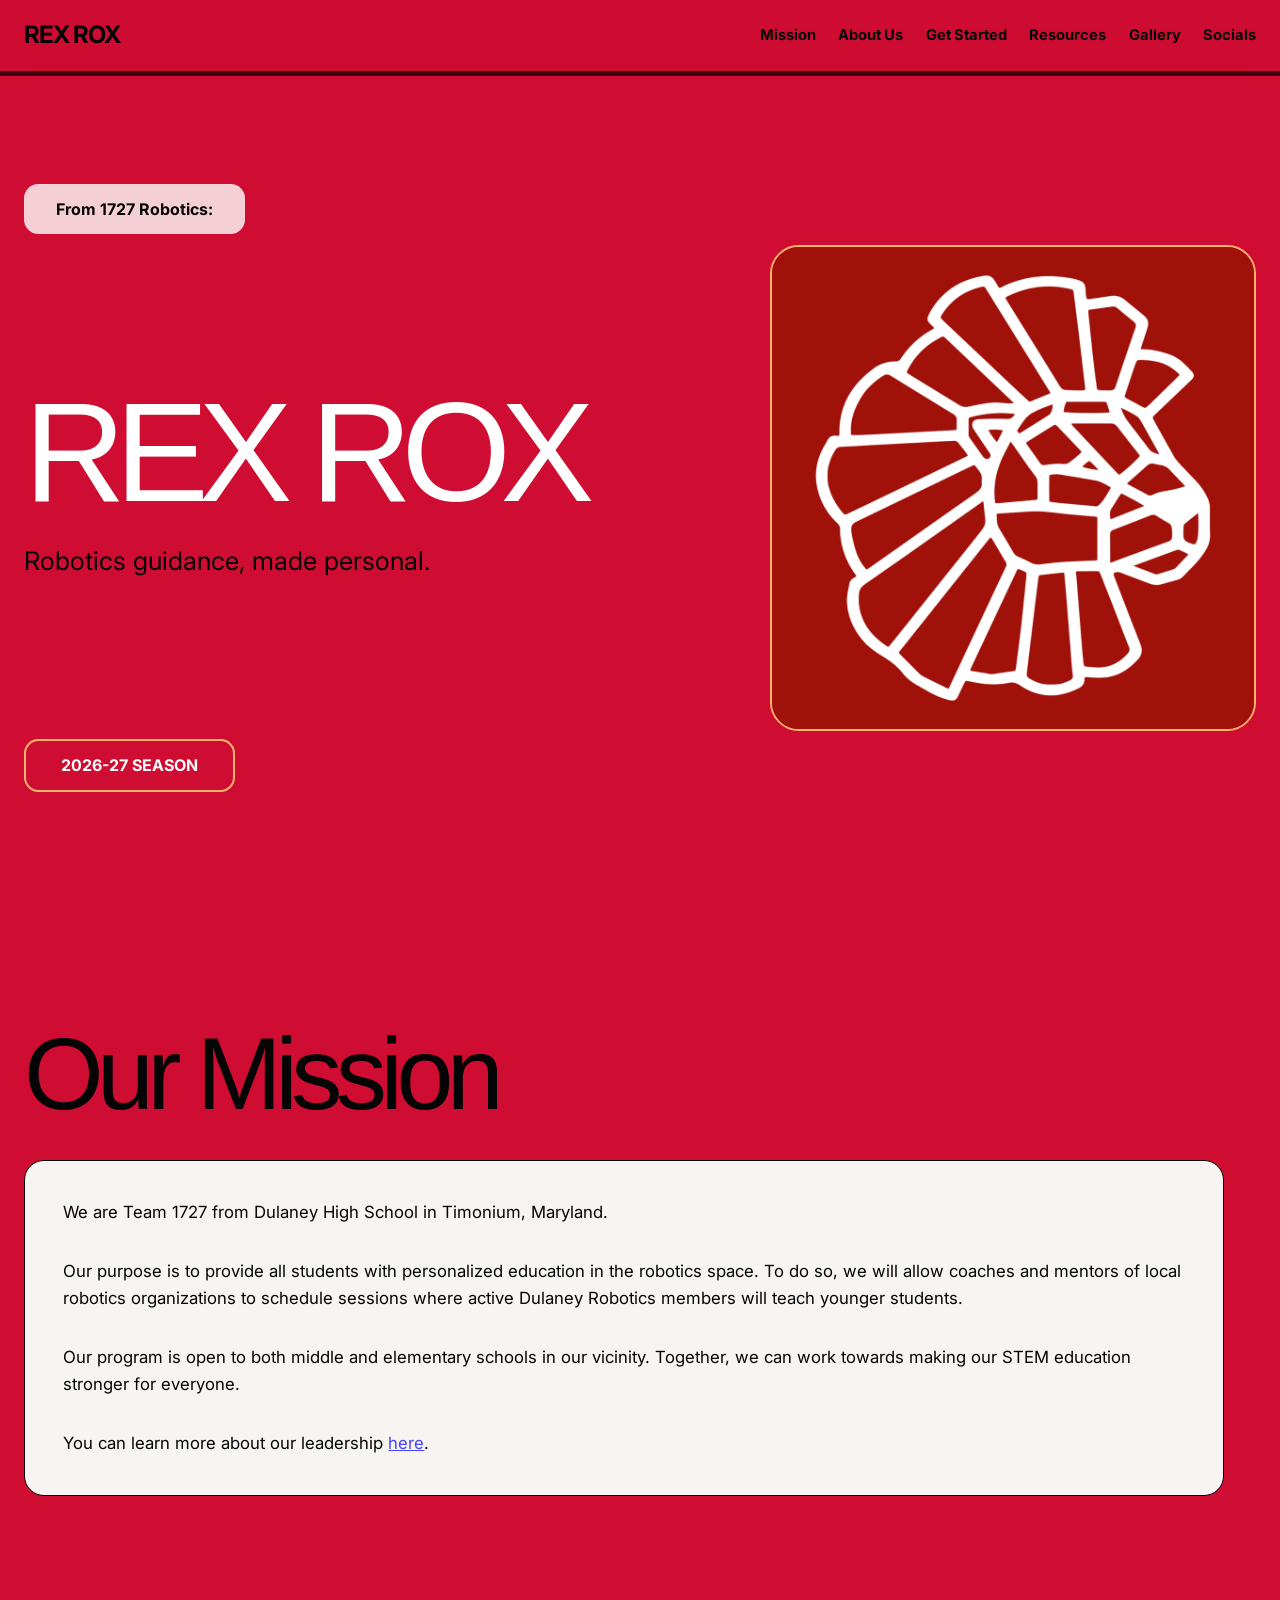
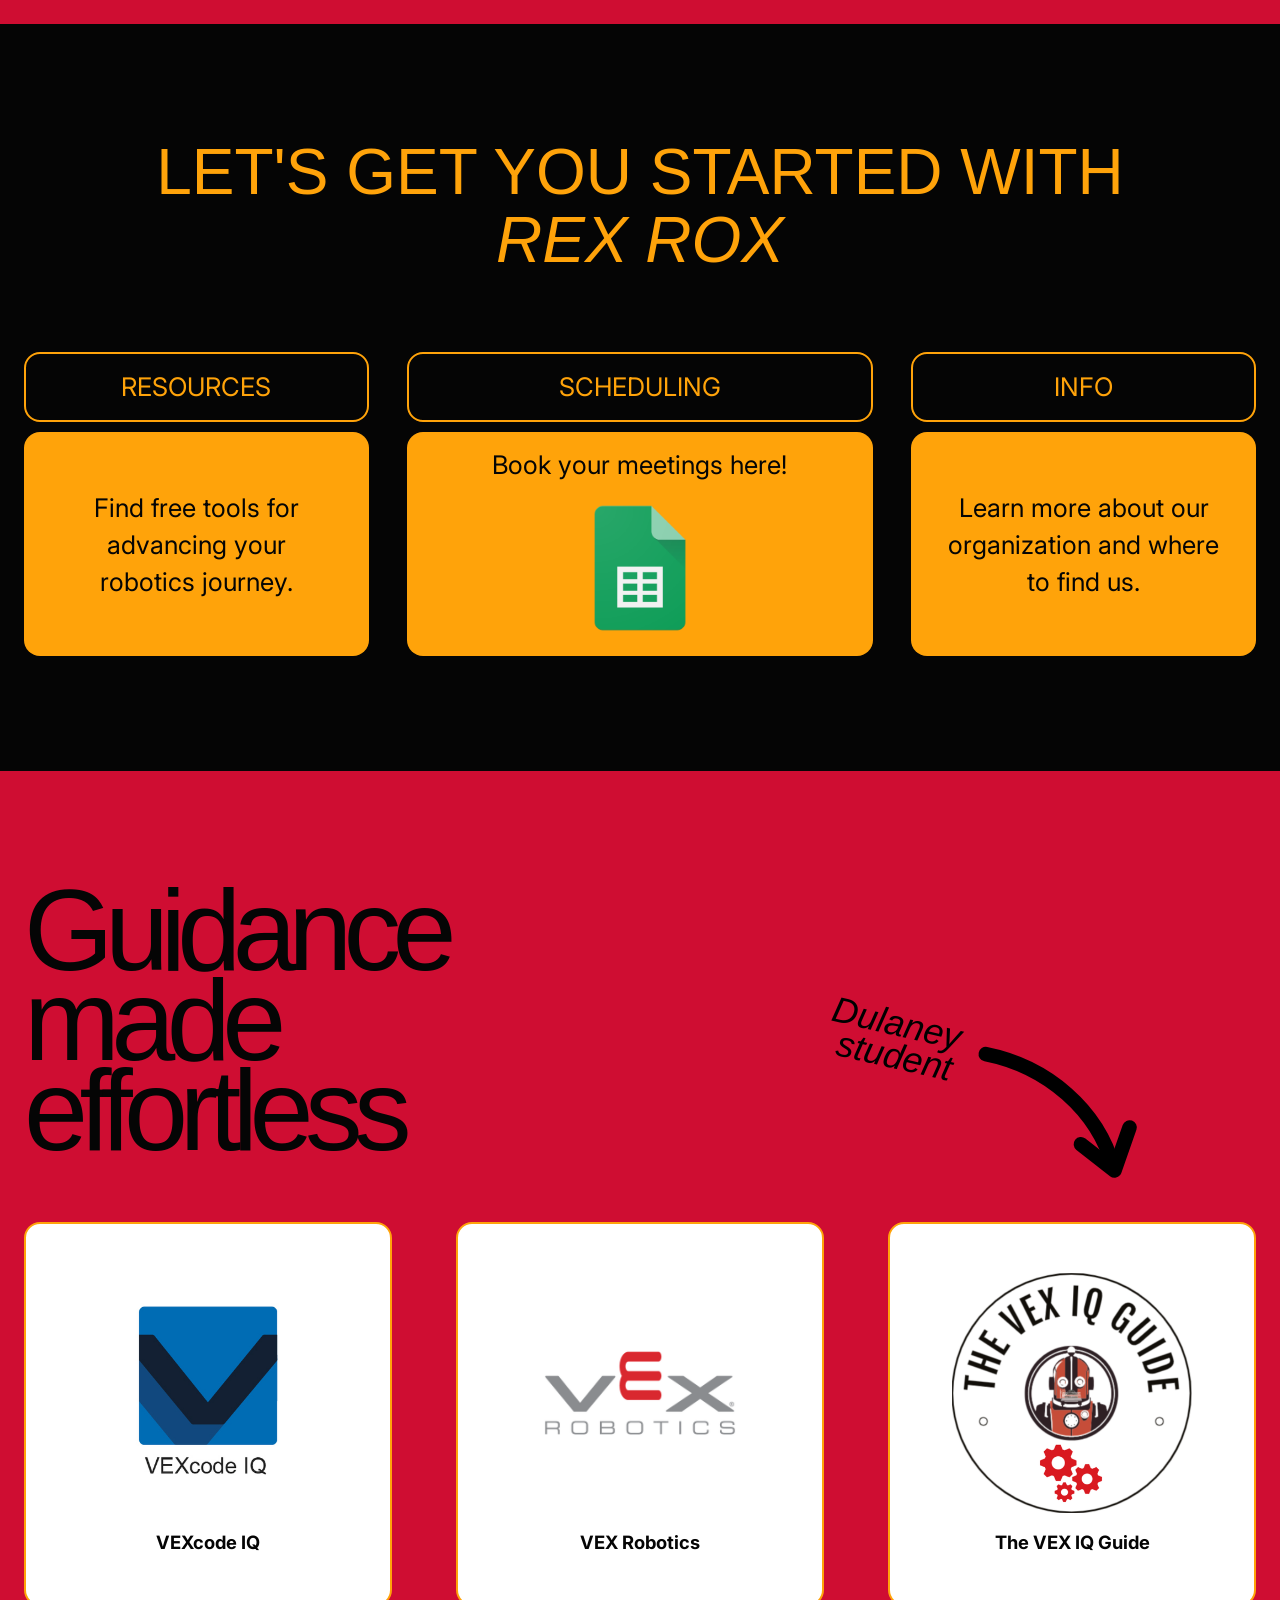
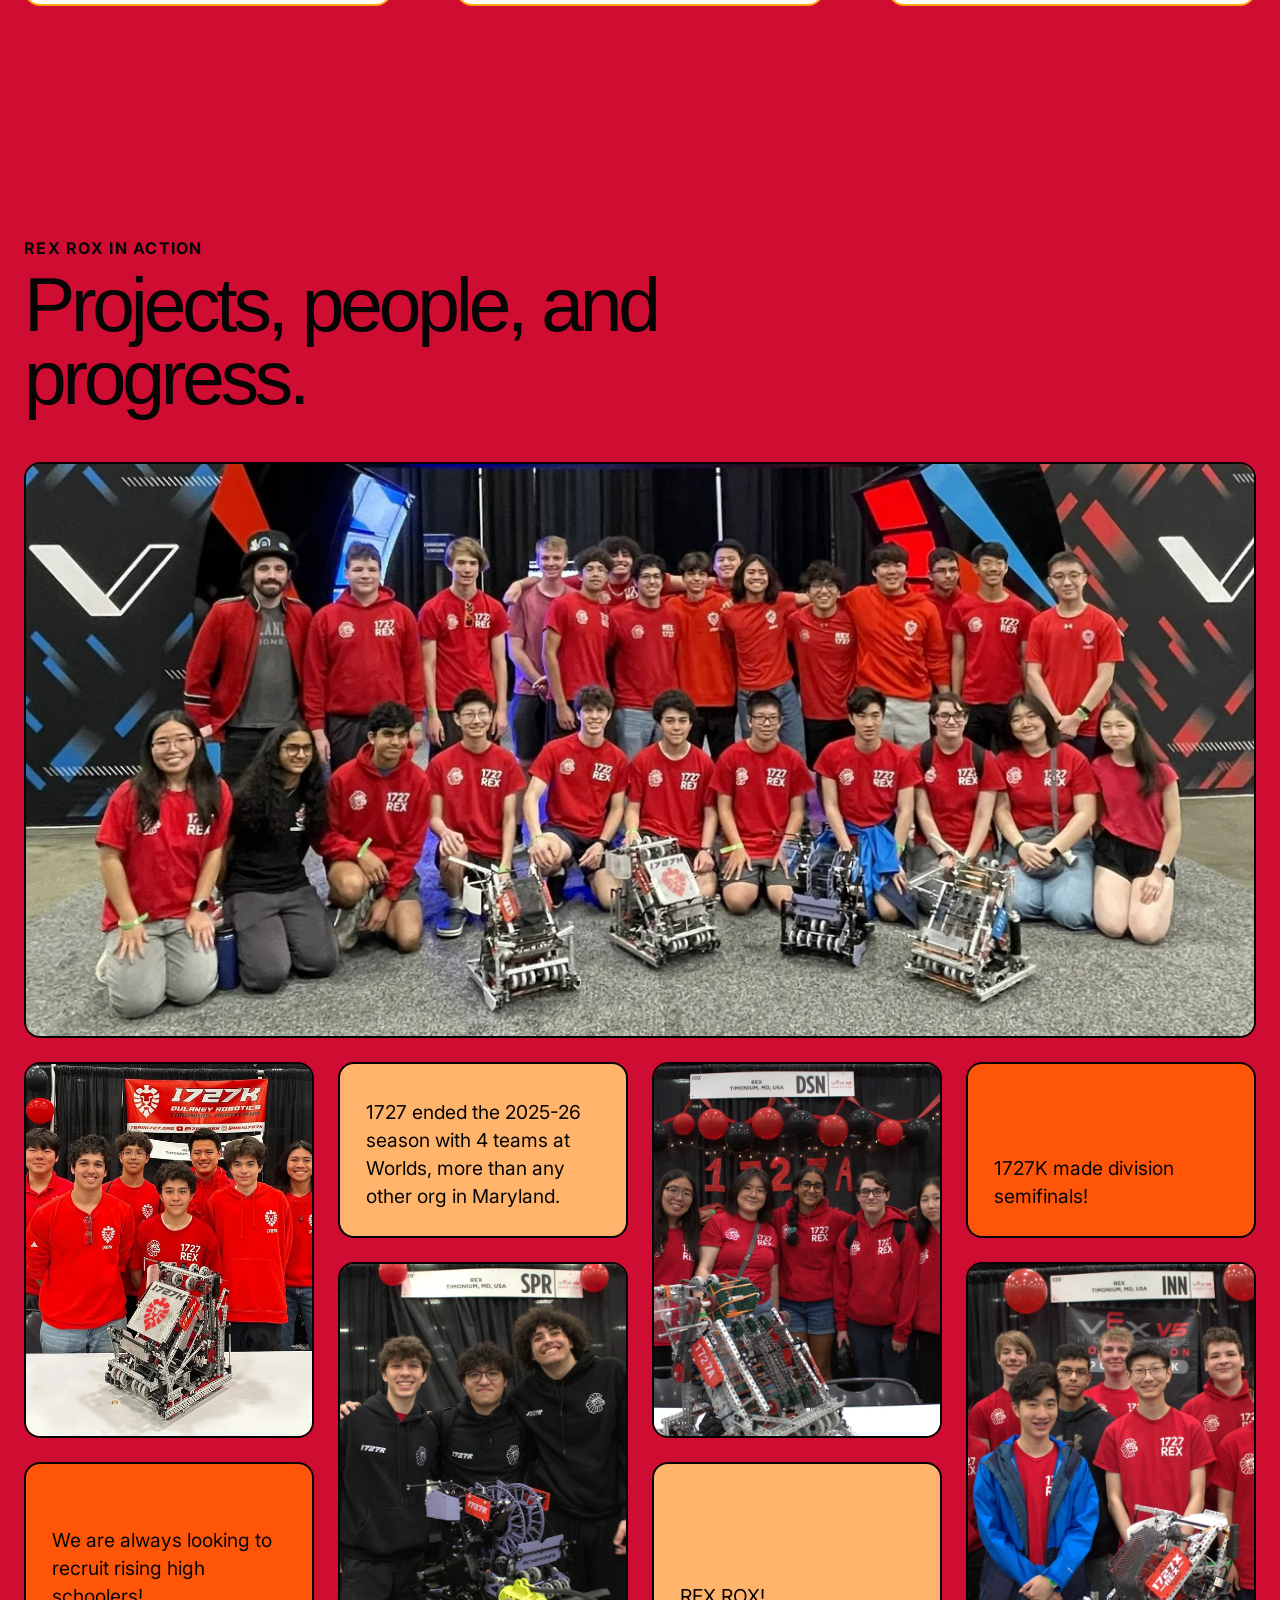
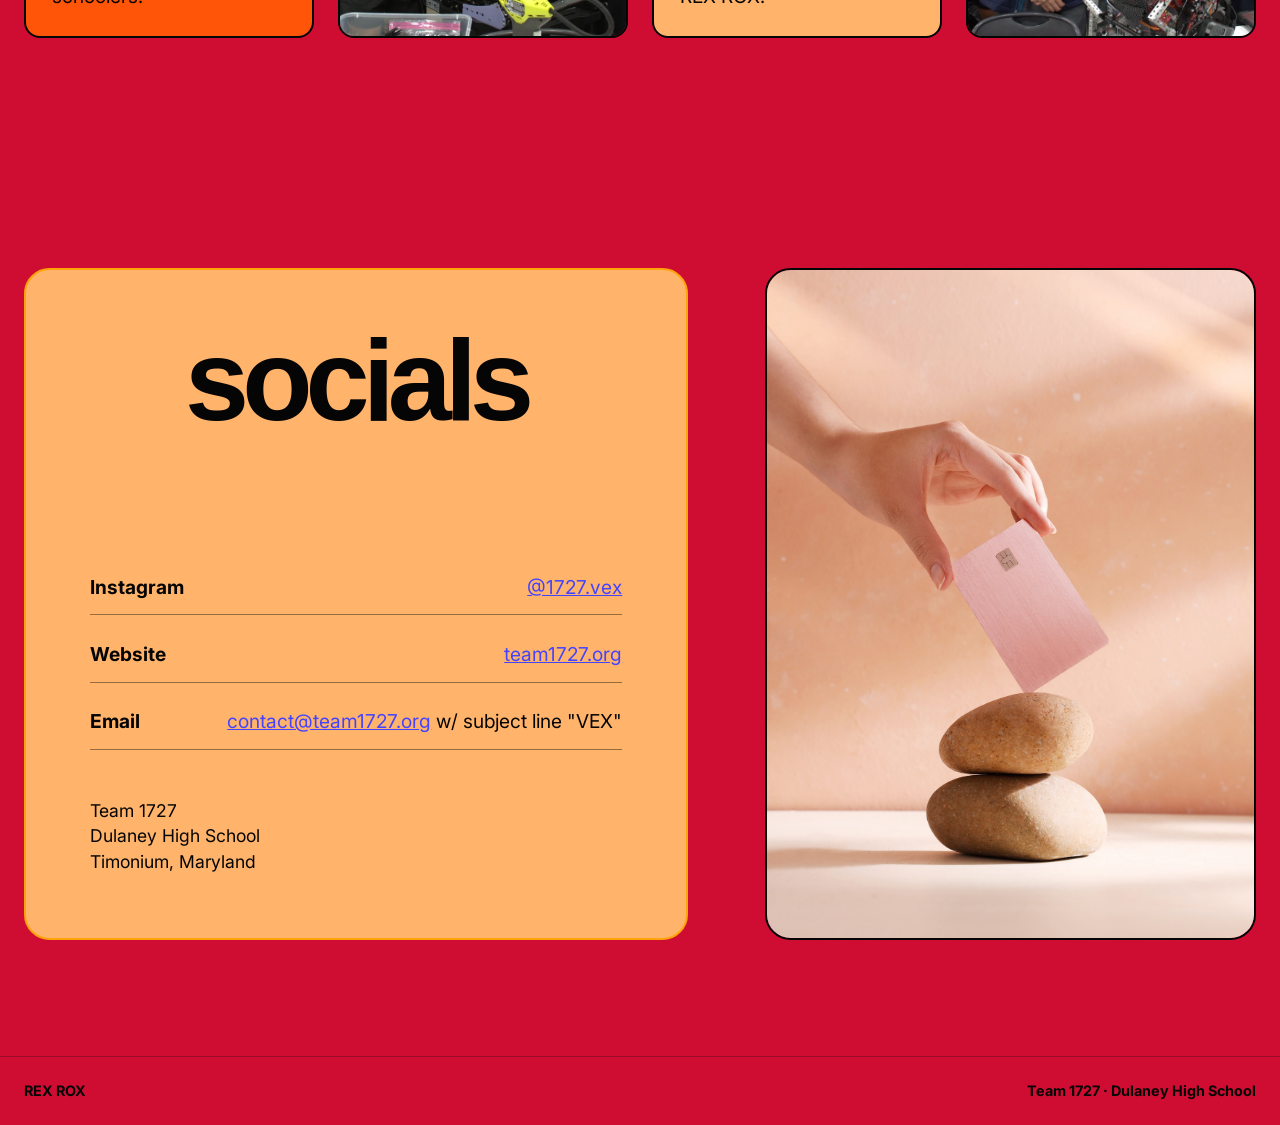
<file: index.html>
<!doctype html>
<html lang="en">
<head>
    <meta charset="utf-8">
    <meta name="viewport" content="width=device-width, initial-scale=1">
    <meta name="description" content="REX ROX robotics mentoring and resources from Dulaney High School Team 1727.">
    <title>REX ROX | Dulaney Robotics</title>
    <link rel="icon" type="image/png" href="assets/images/favicon.png">
    <link rel="stylesheet" href="css/style.css">
    <script src="js/main.js" defer></script>

    <link rel="preconnect" href="https://fonts.googleapis.com">
    <link rel="preconnect" href="https://fonts.gstatic.com" crossorigin>
    <link href="https://fonts.googleapis.com/css2?family=Anta&display=swap" rel="stylesheet">
    <link href="https://fonts.googleapis.com/css2?family=Inter:ital,opsz,wght@0,14..32,100..900;1,14..32,100..900&display=swap" rel="stylesheet">
</head>

<body>
    <header class="site-header">
        <a class="brand" href="#home" aria-label="REX ROX home">REX ROX</a>

        <button class="nav-toggle" type="button" aria-expanded="false" aria-controls="site-nav">
            <span class="sr-only">Toggle navigation</span>
            <span></span><span></span><span></span>
        </button>

        <nav id="site-nav" class="site-nav" aria-label="Main navigation">
            <a href="#mission">Mission</a>
            <a href="about.html">About Us</a>
            <a href="#get-started">Get Started</a>
            <a href="#resources">Resources</a>
            <a href="#gallery">Gallery</a>
            <a href="#socials">Socials</a>
        </nav>
    </header>

    <main>
        <section id="home" class="hero section-shell">
            <div class="hero-copy">
                <p class="issue-pill">From 1727 Robotics:</p>

                <div>
                    <h1>REX ROX</h1>
                    <p class="hero-kicker">Robotics guidance, made personal.</p>
                </div>

                <p class="date-pill">2026-27 SEASON</p>
            </div>

            <figure class="hero-media">
                <img src="assets/images/hero.jpg" alt="Person holding a smartphone over colorful fabric">
            </figure>
        </section>

        <section id="mission" class="mission section-shell">
            <div class="reveal reveal-left">
                <h2>Our Mission</h2>
            </div>

            <div class="mission-card reveal reveal-left reveal-delay-1">
                <p>We are Team 1727 from Dulaney High School in Timonium, Maryland.</p>

                <p>
                    Our purpose is to provide all students with personalized education in the robotics
                    space. To do so, we will allow coaches and mentors of local robotics organizations to
                    schedule sessions where active Dulaney Robotics members will teach younger students.
                </p>

                <p>
                    Our program is open to both middle and elementary schools in our vicinity. Together,
                    we can work towards making our STEM education stronger for everyone.
                </p>

                <p>
                    You can learn more about our leadership <a href="about.html" class="about-me-link">here</a>.
                </p>
            </div>
        </section>

        <section id="get-started" class="start-section">
            <div class="section-shell">
                <header class="start-heading reveal reveal-up">
                    <h2>LET'S GET YOU STARTED WITH<br><em>REX ROX</em></h2>
                </header>

                <div class="action-grid reveal reveal-up reveal-delay-1">
                    <a class="action-card action-card--resource" href="#resources">
                        <span class="action-label">RESOURCES</span>
                        <span class="action-body">Find free tools for advancing your robotics journey.</span>
                    </a>

                    <a class="action-card action-card--schedule" href="https://docs.google.com/spreadsheets/d/1IU0EUHsjymQOoODpuxYJ7cQ1q6GBQCWFBtuAosL1QFA/edit?gid=0#gid=0" target="_blank">
                        <span class="action-label">SCHEDULING</span>
                        <span class="action-media">
                            <span>Book your meetings here!</span>
                            <img src="assets/images/scheduling.png" alt="" aria-hidden="true">
                        </span>
                    </a>

                    <a class="action-card action-card--info" href="https://team1727.org/our-team" target="_blank">
                        <span class="action-label">INFO</span>
                        <span class="action-body">Learn more about our organization and where to find us.</span>
                    </a>
                </div>
            </div>
        </section>

        <section id="resources" class="resources section-shell">
            <div class="resources-heading reveal reveal-right">
                <h2>Guidance<br>made<br>effortless</h2>
                <img
                    class="student-callout reveal reveal-right reveal-delay-1"
                    src="assets/images/dulaney-student-arrow.svg"
                    alt="Dulaney student"
                >
            </div>

            <div class="resource-grid reveal reveal-right reveal-delay-1">
                <a class="resource-card" href="https://codeiq.vex.com/" target="_blank" rel="noopener">
                    <img src="assets/images/vexcode-iq.png" alt="VEXcode IQ">
                    <span>VEXcode IQ</span>
                </a>

                <a class="resource-card" href="https://www.vexrobotics.com/iq?srsltid=AfmBOopEetBI8MsRSYIRznDxkiEXMCBzP-EUGazJjkiBVzylo7LM4xaL" target="_blank" rel="noopener">
                    <img src="assets/images/vex-robotics.png" alt="VEX Robotics">
                    <span>VEX Robotics</span>
                </a>

                <a class="resource-card resource-card--featured" href="https://www.youtube.com/@TheVEXIQGuide" target="_blank" rel="noopener">
                    <img src="assets/images/vex-iq-guide.png" alt="The VEX IQ Guide">
                    <span>The VEX IQ Guide</span>
                </a>
            </div>
        </section>

        <section id="gallery" class="gallery section-shell">
            <header class="gallery-heading reveal reveal-left">
                <p class="eyebrow">REX ROX IN ACTION</p>
                <h2>Projects, people, and progress.</h2>
            </header>

            <div class="gallery-grid reveal reveal-left reveal-delay-1">
                <figure class="gallery-item gallery-item--large">
                    <img src="assets/images/gallery-placeholder-1.jpg" alt="Gallery placeholder">
                </figure>

                                
                <figure class="gallery-item gallery-item--tall">
                    <img src="assets/images/gallery-placeholder-5.jpg" alt="Gallery placeholder">
                </figure>

                <article class="gallery-note gallery-note--peach">
                    <p>1727 ended the 2025-26 season with 4 teams at Worlds, more than any other org in Maryland.</p>
                </article>

                <figure class="gallery-item gallery-item--tall">
                    <img src="assets/images/gallery-placeholder-2.jpg" alt="Gallery placeholder">
                </figure>
                
                <article class="gallery-note gallery-note--orange">
                    <p>1727K made division semifinals!</p>
                </article>

                <figure class="gallery-item gallery-item--tall">
                    <img src="assets/images/gallery-placeholder-3.jpg" alt="Gallery placeholder">
                </figure>

                <figure class="gallery-item gallery-item--tall">
                    <img src="assets/images/gallery-placeholder-4.jpg" alt="Gallery placeholder">
                </figure>

                <article class="gallery-note gallery-note--orange">
                    <p>We are always looking to recruit rising high schoolers!</p>
                </article>

                <article class="gallery-note gallery-note--peach">
                    <p>REX ROX!</p>
                </article>
                
            </div>
        </section>

        <section id="socials" class="socials section-shell">
            <div class="social-card">
                <h2>socials</h2>

                <div class="social-links">
                    <a href="https://www.instagram.com/1727.vex/" target="_blank">Instagram <span class="social-link">@1727.vex</span></a>
                    <a href="https://team1727.org/about-vex" target="_blank">Website <span class="social-link">team1727.org</span></a>
                    <a href="mailto:contact@team1727.org">Email <span> <span class="social-link">contact@team1727.org</span> w/ subject line "VEX"</span></a>
                </div>

                <p class="social-note">
                    Team 1727<br>
                    Dulaney High School<br>
                    Timonium, Maryland
                </p>
            </div>

            <figure class="social-photo">
                <img src="assets/images/social-placeholder.jpg" alt="Placeholder image from the original Canva presentation">
            </figure>
        </section>
    </main>

    <footer class="site-footer">
        <span>REX ROX</span>
        <span>Team 1727 · Dulaney High School</span>
    </footer>
</body>
</html>
</file>
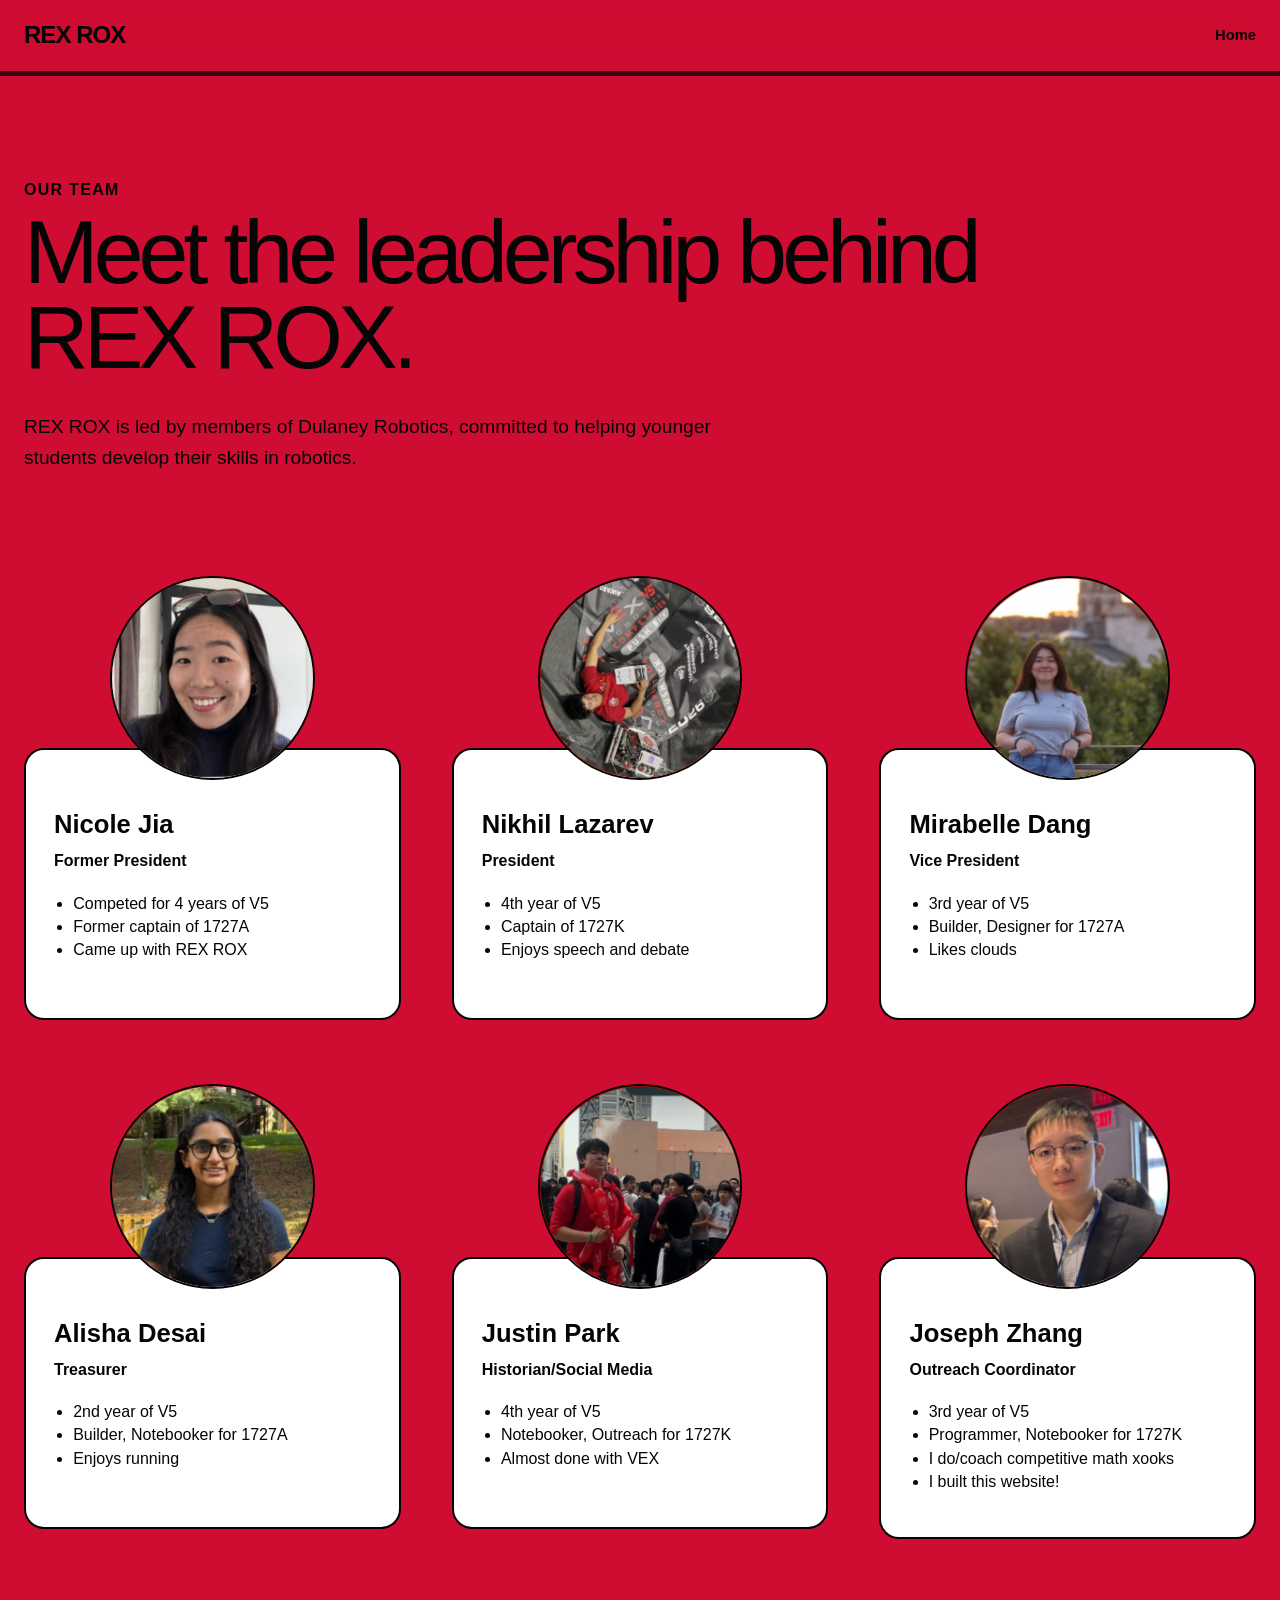
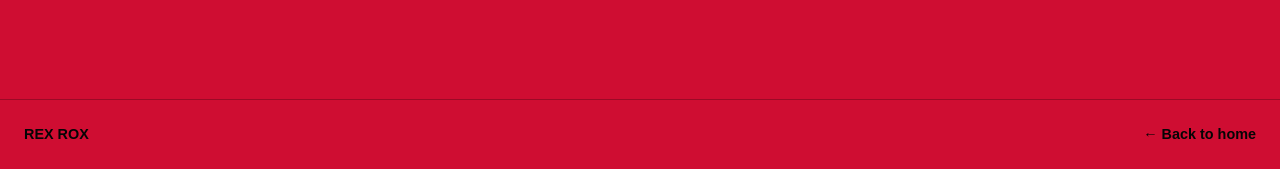
<file: about.html>
<!doctype html>
<html lang="en">
<head>
    <meta charset="utf-8">
    <meta name="viewport" content="width=device-width, initial-scale=1">

    <title>About Us | REX ROX</title>

    <link rel="icon" type="image/png" href="assets/images/favicon.png">
    <link rel="stylesheet" href="css/style.css">
</head>

<body class="about-page">

    <header class="site-header">
        <a class="brand" href="index.html">REX ROX</a>

        <nav class="site-nav">
            <a href="index.html">Home</a>
        </nav>
    </header>

    <main class="about-main">

        <section class="about-intro section-shell">
            <p class="eyebrow">OUR TEAM</p>
            <h1>Meet the leadership behind REX ROX.</h1>

            <p class="about-intro-text">
                REX ROX is led by members of Dulaney Robotics, committed
                to helping younger students develop their skills in robotics.
            </p>
        </section>

        <section class="leadership section-shell">

            <div class="leadership-grid">

                <article class="leader-card">
                    <img
                        class="leader-photo"
                        src="assets/images/nicole.png"
                        alt="Leadership member name"
                    >

                    <div class="leader-info">
                        <h2>Nicole Jia</h2>
                        <p class="leader-role">Former President</p>
                        <p>
                            <ul>
                                <li>Competed for 4 years of V5</li>
                                <li>Former captain of 1727A</li>
                                <li>Came up with REX ROX</li>
                            </ul>
                        </p>
                    </div>
                </article>


                <article class="leader-card">
                    <img
                        class="leader-photo"
                        src="assets/images/nikhil.png"
                        alt="Leadership member name"
                    >

                    <div class="leader-info">
                        <h2>Nikhil Lazarev</h2>
                        <p class="leader-role">President</p>
                        <p>
                            <ul>
                                <li>4th year of V5</li>
                                <li>Captain of 1727K</li>
                                <li>Enjoys speech and debate</li>
                            </ul>
                        </p>
                    </div>
                </article>


                <article class="leader-card">
                    <img
                        class="leader-photo"
                        src="assets/images/mirabelle.png"
                        alt="Leadership member name"
                    >

                    <div class="leader-info">
                        <h2>Mirabelle Dang</h2>
                        <p class="leader-role">Vice President</p>
                        <p>
                            <ul>
                                <li>3rd year of V5</li>
                                <li>Builder, Designer for 1727A</li>
                                <li>Likes clouds</li>
                            </ul>
                        </p>
                    </div>
                </article>


                <article class="leader-card">
                    <img
                        class="leader-photo"
                        src="assets/images/alisha.png"
                        alt="Leadership member name"
                    >

                    <div class="leader-info">
                        <h2>Alisha Desai</h2>
                        <p class="leader-role">Treasurer</p>
                        <p>
                            <ul>
                                <li>2nd year of V5</li>
                                <li>Builder, Notebooker for 1727A</li>
                                <li>Enjoys running</li>
                            </ul>
                        </p>
                    </div>
                </article>


                <article class="leader-card">
                    <img
                        class="leader-photo"
                        src="assets/images/justin.png"
                        alt="Leadership member name"
                    >

                    <div class="leader-info">
                        <h2>Justin Park</h2>
                        <p class="leader-role">Historian/Social Media</p>
                        <p>
                            <ul>
                                <li>4th year of V5</li>
                                <li>Notebooker, Outreach for 1727K</li>
                                <li>Almost done with VEX</li>
                            </ul>
                        </p>
                    </div>
                </article>


                <article class="leader-card">
                    <img
                        class="leader-photo"
                        src="assets/images/joseph.png"
                        alt="Leadership member name"
                    >

                    <div class="leader-info">
                        <h2>Joseph Zhang</h2>
                        <p class="leader-role">Outreach Coordinator</p>
                        <ul>
                          <li>3rd year of V5</li>
                          <li>Programmer, Notebooker for 1727K</li>
                          <li>I do/coach competitive math xooks</li>
                          <li>I built this website!</li>
                        </ul>
                    </div>
                </article>

            </div>

        </section>

    </main>

    <footer class="site-footer">
        <span>REX ROX</span>
        <a href="index.html">← Back to home</a>
    </footer>

</body>
</html>
</file>
<file: css/style.css>
:root {
    --red: #cf0d32;
    --orange: #ffa30a;
    --peach: #ffb36b;
    --black: #050505;
    --white: #ffffff;
    --radius: 1.25rem;
    --page-width: 92rem;
    --header-height: 4.75rem;
}

*, *::before, *::after { box-sizing: border-box; }

html {
    scroll-behavior: smooth;
    scroll-padding-top: calc(var(--header-height) + 1rem);
}

body {
    margin: 0;
    background: var(--red);
    color: var(--black);
    font-family: 'Inter', Arial, Helvetica, sans-serif;
    line-height: 1.45;
}

h1, h2 {
    font-family: Arial, Helvetica, sans-serif;
}

img { display: block; max-width: 100%; }
a { color: inherit; }

.section-shell {
    width: min(calc(100% - 3rem), var(--page-width));
    margin-inline: auto;
}

.sr-only {
    position: absolute;
    width: 1px;
    height: 1px;
    padding: 0;
    margin: -1px;
    overflow: hidden;
    clip: rect(0, 0, 0, 0);
    white-space: nowrap;
    border: 0;
}

/* Header */

.site-header {
    position: sticky;
    top: 0;
    z-index: 20;
    min-height: var(--header-height);
    display: flex;
    align-items: center;
    justify-content: space-between;
    gap: 2rem;
    padding: .85rem max(1.5rem, calc((100vw - var(--page-width)) / 2));
    background: rgba(207, 13, 50, .92);
    border-bottom: 5px solid rgba(0, 0, 0, 0.7);
    backdrop-filter: blur(12px);
}

.brand {
    font-size: 1.5rem;
    font-weight: 700;
    text-decoration: none;
    letter-spacing: -.04em;
}

.site-nav {
    display: flex;
    gap: 1.4rem;
    align-items: center;
}

.site-nav a {
    position: relative;
    text-decoration: none;
    font-size: .92rem;
    font-weight: 700;
}

.site-nav a::after {
    content: "";
    position: absolute;

    left: 50%;
    bottom: -0.35rem;

    width: 0;
    height: 2px;

    background: currentColor;

    transform: translateX(-50%);
    transition: width 200ms ease;
}

.site-nav a:hover::after,
.site-nav a:focus-visible::after {
    width: 100%;
}

.nav-toggle {
    display: none;
    border: 0;
    background: transparent;
}

.nav-toggle > span:not(.sr-only) {
    width: 1.5rem;
    height: 2px;
    display: block;
    margin: .3rem;
    background: var(--black);
}

/* Hero */

.hero {
    min-height: calc(100svh - var(--header-height));
    display: grid;
    grid-template-columns: minmax(0, 1.15fr) minmax(20rem, .85fr);
    gap: clamp(2rem, 7vw, 7rem);
    align-items: center;
    padding-block: clamp(3rem, 7vw, 6rem);
}

.hero-copy {
    min-height: 38rem;
    display: flex;
    flex-direction: column;
    justify-content: space-between;
    align-items: flex-start;
}

.hero h1 {
    margin: 0;
    color: var(--white);
    font-size: clamp(5rem, 11vw, 10rem);
    font-weight: 400;
    line-height: .82;
    letter-spacing: -.075em;
}

.hero-kicker {
    max-width: 34rem;
    margin: 2rem 0 0;
    font-size: clamp(1.2rem, 2vw, 1.8rem);
}

.issue-pill, .date-pill {
    margin: 0;
    border-radius: .9rem;
    font-size: 1rem;
    font-weight: bold;
    /* font-family: 'Anta', Arial, sans-serif; */
}

.issue-pill {
    min-width: 13rem;
    padding: .85rem 2rem;
    background: rgb(255,255,255,0.8);
    text-align: center;
}

.date-pill {
    padding: .8rem 2.2rem;
    border: 2px solid var(--peach);
    color: var(--white);
}

.hero-media { margin: 0; }

.hero-media img {
    width: 100%;
    aspect-ratio: 4 / 4;
    object-fit: cover;
    border: 2px solid var(--peach);
    border-radius: 1.8rem;
}

/* Mission */

.mission { padding-block: clamp(5rem, 10vw, 9rem); }

.mission h2 {
    margin: 0 0 2.5rem;
    font-size: clamp(4rem, 8vw, 8rem);
    font-weight: 400;
    line-height: .9;
    letter-spacing: -.065em;
}

.mission-card {
    max-width: 75rem;
    padding: clamp(1.75rem, 3vw, 2.75rem);
    background: #f7f4f2;
    border: 1.5px solid var(--black);
    border-radius: var(--radius);

    font-size: clamp(1.05rem, 1.3vw, 1.35rem);
    line-height: 1.6;
}

.mission-card p {
    margin: 0;
    /* max-width: 68ch; */
}
.mission-card p + p { margin-top: 2rem; }

.about-me-link {
    color: #4444ff;
    text-decoration: underline;
}

/* Get Started */

.start-section {
    padding-block: clamp(5rem, 9vw, 8rem);
    background: var(--black);
    color: var(--orange);
}

.start-heading { text-align: center; }

.start-heading h2 {
    margin: 0 0 clamp(3rem, 6vw, 6rem);
    font-size: clamp(2.7rem, 5vw, 5rem);
    font-weight: 400;
    line-height: 1.06;
}

.start-heading em { font-weight: 400; }

.action-grid {
    display: grid;
    grid-template-columns: 1fr 1.35fr 1fr;
    gap: clamp(1.5rem, 3vw, 3rem);
    align-items: end;
}

.action-card {
    display: grid;
    gap: .65rem;
    color: inherit;
    text-decoration: none;
    transition: transform 180ms ease;
}

.action-card:hover,
.action-card:focus-visible {
    transform: translateY(-1.1rem);
}

.action-label {
    padding: .9rem 1rem;
    border: 2px solid var(--orange);
    border-radius: 1rem;
    text-align: center;
    font-size: clamp(1.2rem, 2vw, 2rem);
}

.action-body,
.action-media {
    min-height: 14rem;
    display: flex;
    justify-content: center;
    align-items: center;
    padding: 2rem;
    border-radius: 1rem;
    background: var(--orange);
    color: var(--black);
    text-align: center;
    font-size: clamp(1.2rem, 2vw, 1.7rem);
}

.action-media {
    flex-direction: column;
    overflow: hidden;
    padding: 0;
}

.action-media > span { padding: .35rem 1rem; }

.action-media img {
    width: auto;
    height: auto;
    min-height: 10rem;
    max-height: 10rem;
    object-fit: cover;
    padding: 1rem 0;
}

/* Resources */

.resources { padding-block: clamp(5rem, 9vw, 8rem); }

.resources-heading {
    position: relative;
    min-height: 21rem;
}

.resources-heading h2 {
    margin: 0;
    font-size: clamp(4.5rem, 9vw, 8.6rem);
    font-weight: 400;
    line-height: .78;
    letter-spacing: -.075em;
}

.resources-heading {
    position: relative;
}

.student-callout {
    position: absolute;
    bottom: 0rem;
    right: 5rem;
    width: clamp(12rem, 28vw, 24rem);
    height: auto;
}

.resource-grid {
    display: grid;
    grid-template-columns: repeat(3, 1fr);
    gap: clamp(1.5rem, 5vw, 6rem);
}

.resource-card {
    min-height: 24rem;
    display: flex;
    flex-direction: column;
    justify-content: center;
    gap: 1rem;
    padding: 2rem;
    background: var(--white);
    border: 2px solid var(--orange);
    border-radius: 1rem;
    text-align: center;
    text-decoration: none;
    transition: transform 180ms ease, box-shadow 180ms ease;
}

.resource-card:hover,
.resource-card:focus-visible {
    transform: translateY(-.4rem);
    box-shadow: 0 1rem 0 rgba(0, 0, 0, .12);
}

.resource-card img {
    width: 100%;
    height: 15rem;
    object-fit: contain;
}

.resource-card span {
    font-size: 1.15rem;
    font-weight: 700;
}

/* Gallery */

.gallery { padding-block: clamp(5rem, 9vw, 8rem); }
.gallery-heading { margin-bottom: 3rem; }

.eyebrow {
    margin: 0 0 .5rem;
    font-weight: 700;
    letter-spacing: .08em;
}

.gallery-heading h2 {
    max-width: 50rem;
    margin: 0;
    font-size: clamp(3rem, 6vw, 6rem);
    font-weight: 400;
    line-height: .95;
    letter-spacing: -.055em;
}

.gallery-grid {
    display: grid;
    grid-template-columns: repeat(4, 1fr);
    grid-auto-rows: 11rem;
    gap: 1.5rem;
}

.gallery-item,
.gallery-note {
    margin: 0;
    overflow: hidden;
    border: 2px solid var(--black);
    border-radius: 1rem;
}

.gallery-item img {
    width: 100%;
    height: 100%;
    object-fit: cover;
}

.gallery-item--large,
.gallery-note--large {
    grid-column: span 4;
    grid-row: span 3;
}

.gallery-item--tall,
.gallery-note--tall {
    grid-row: span 2;
}

.gallery-note {
    display: flex;
    align-items: flex-end;
    padding: 1.6rem;
    font-size: 1.2rem;
}

.gallery-note p { margin: 0; }
.gallery-note--orange { background: #ff5508; }
.gallery-note--peach { background: var(--peach); }

/* Socials */

.socials {
    display: grid;
    grid-template-columns: 1.15fr .85fr;
    gap: clamp(2rem, 6vw, 6rem);
    padding-block: clamp(5rem, 9vw, 8rem);
}

.social-card {
    min-height: 40rem;
    display: flex;
    flex-direction: column;
    padding: clamp(2rem, 5vw, 5rem);
    background: var(--peach);
    border: 2px solid var(--orange);
    border-radius: 1.6rem;
}

.social-card h2 {
    margin: 0 0 auto;
    text-align: center;
    font-size: clamp(5rem, 9vw, 9rem);
    font-weight: 700;
    line-height: .8;
    letter-spacing: -.06em;
}

.social-links {
    display: grid;
    gap: .8rem;
    margin-top: 4rem;
}

.social-links a {
    display: flex;
    justify-content: space-between;
    gap: 2rem;
    padding-block: .8rem;
    border-bottom: 1px solid rgba(0, 0, 0, .4);
    text-decoration: none;
    font-size: 1.2rem;
    font-weight: 700;
}

.social-links span { font-weight: 400; }

.social-link {
    color: #4444ff;
    text-decoration: underline;
}

.social-note {
    margin: 3rem 0 0;
    font-size: 1.1rem;
}

.social-photo { margin: 0; }

.social-photo img {
    width: 100%;
    height: min(42rem, 70vw);
    object-fit: cover;
    border: 2px solid var(--black);
    border-radius: 1.6rem;
}

.social-photo figcaption {
    margin-top: .75rem;
    font-size: .9rem;
}

/* Footer */

.site-footer {
    display: flex;
    justify-content: space-between;
    gap: 2rem;
    padding: 1.5rem max(1.5rem, calc((100vw - var(--page-width)) / 2));
    border-top: 1px solid rgba(0, 0, 0, .25);
    font-size: .9rem;
    font-weight: bold;
}

/* Scroll reveal animation */

.reveal {
    opacity: 0;
    transition:
        opacity 700ms ease,
        transform 700ms ease;
    will-change: opacity, transform;
}

.reveal-left {
    transform: translateX(-50px);
}

.reveal-right {
    transform: translateX(50px);
}

.reveal-up {
    transform: translateY(40px);
}

.reveal-delay-1 {
    transition-delay: 140ms;
}

.reveal.is-visible {
    opacity: 1;
    transform: translate(0, 0);
}

/* Responsive Changes */

@media (max-width: 960px) {
     .gallery-grid {
        grid-template-columns: repeat(2,1fr);
        grid-auto-rows: auto;
        gap: 1rem;
    }

    .gallery-item--large,
    .gallery-note--large {
        display: none;
    }

    .gallery-item,
    .gallery-note,
    .gallery-item--tall,
    .gallery-note--tall {
        grid-column: auto;
        grid-row: auto;
        width: 100%;
    }

    .gallery-item img {
        width: 100%;
        height: auto;
        object-fit: cover;
    }

    .gallery-note {
        min-height: 10rem;
    }
}

@media (max-width: 900px) {
    .site-header {
        align-items: center;
        flex-wrap: wrap;
    }

    .nav-toggle {
        display: block;
        cursor: pointer;
    }

    .site-nav {
        width: 100%;
        display: none;
        flex-direction: column;
        align-items: flex-start;
        padding-bottom: 1rem;
    }

    .site-nav.is-open { display: flex; }

    .hero {
        grid-template-columns: 1fr;
        min-height: auto;
    }

    .hero-copy { min-height: 29rem; }
    .hero-media { max-width: 34rem; }

    .action-grid,
    .resource-grid,
    .socials {
        grid-template-columns: 1fr;
    }

    .action-card--schedule { order: -1; }

    .resources-heading { min-height: 18rem; }
    .resource-card { min-height: 19rem; }

    .gallery-grid { grid-template-columns: repeat(2, 1fr); }
    .social-photo img { display: none; }
}

@media (max-width: 768px) {
    .student-callout {
        display: none;
    }

    .action-body,
    .action-media {
        min-height: 10rem;
    }

    .resources-heading h2 {
        font-size: clamp(3.2rem, 15vw, 4rem);
        line-height: 0.85;
    }

    .resources-heading {
        min-height: auto;
        margin-bottom: 2rem;
    }

    .resource-card {
        min-height: auto;
        padding: 1.5rem;
    }

    .resource-card img {
        height: auto;
        max-height: 10rem;
        object-fit: contain;
    }

    .action-media img {
        max-height: 8rem;
        min-height: 6rem;
    }
    
    .social-links a,
    .site-footer {
        flex-direction: column;
        gap: .25rem;
    }
}

@media (max-width: 560px) {
    .section-shell {
        width: min(calc(100% - 2rem), var(--page-width));
    }

    .hero { padding-top: 2rem; }
    .hero-copy { min-height: 23rem; }

    .hero h1 {
        font-size: clamp(4.4rem, 25vw, 7rem);
    }

    .issue-pill { min-width: 10rem; }

    .mission h2,
    .resources-heading h2 {
        font-size: clamp(3.7rem, 20vw, 6rem);
    }

    .mission-card { font-size: 1.15rem; }

    .resources-heading { min-height: 15rem; }

    .gallery-grid { grid-template-columns: 1fr; }

    .social-card { min-height: 32rem; }
}

@media (prefers-reduced-motion: reduce) {
    html { scroll-behavior: auto; }

    *, *::before, *::after {
        transition-duration: .01ms !important;
        animation-duration: .01ms !important;
    }

    .reveal {
        opacity: 1;
        transform: none;
        transition: none;
    }
}







/* ============================================================
   ABOUT / LEADERSHIP PAGE
   ============================================================ */

.about-main {
    padding-bottom: 6rem;
}

.about-intro {
    padding-block: clamp(4rem, 8vw, 8rem);
}

.about-intro h1 {
    max-width: 60rem;
    margin: 0;
    font-size: clamp(3.5rem, 7vw, 7rem);
    font-weight: 400;
    line-height: 0.95;
    letter-spacing: -0.055em;
}

.about-intro-text {
    max-width: 45rem;
    margin: 2rem 0 0;
    font-size: clamp(1.05rem, 1.5vw, 1.35rem);
    line-height: 1.6;
}


/* Leadership grid */

.leadership {
    padding-bottom: 4rem;
}

.leadership-grid {
    display: grid;
    grid-template-columns: repeat(3, 1fr);
    gap: clamp(3rem, 5vw, 5rem) clamp(2rem, 4vw, 4rem);
}


/* Individual member */

.leader-card {
    display: flex;
    flex-direction: column;
    align-items: center;
}

.leader-photo {
    width: clamp(10rem, 16vw, 14rem);
    aspect-ratio: 1;
    object-fit: cover;

    border-radius: 50%;
    border: 2px solid var(--black);

    margin-bottom: -2rem;

    position: relative;
    z-index: 1;
}

.leader-info {
    width: 100%;
    min-height: 17rem;

    padding: 3.5rem 1.75rem 1.75rem;

    background: var(--white);
    border: 2px solid var(--black);
    border-radius: var(--radius);
}

.leader-info h2 {
    margin: 0;
    font-size: 1.6rem;
}

.leader-info ul {
    padding-left: 1.2rem;
    margin-left: 0;
}

.leader-role {
    margin: 0.35rem 0 1.2rem;
    font-weight: 600;
}

.leader-info p:last-child {
    margin-bottom: 0;
    line-height: 1.55;
}


/* About page footer link */

.site-footer a {
    text-decoration: none;
    font-weight: 600;
}

.site-footer a:hover {
    text-decoration: underline;
}


/* Tablet */

@media (max-width: 900px) {

    .leadership-grid {
        grid-template-columns: repeat(2, 1fr);
    }

}


/* Phone */

@media (max-width: 768px) {

    .leadership-grid {
        grid-template-columns: 1fr;
        gap: 3.5rem;
    }

    .leader-card {
        max-width: 32rem;
        width: 100%;
        margin-inline: auto;
    }

    .leader-photo {
        width: 11rem;
    }

    .leader-info {
        min-height: auto;
    }

}
</file>
